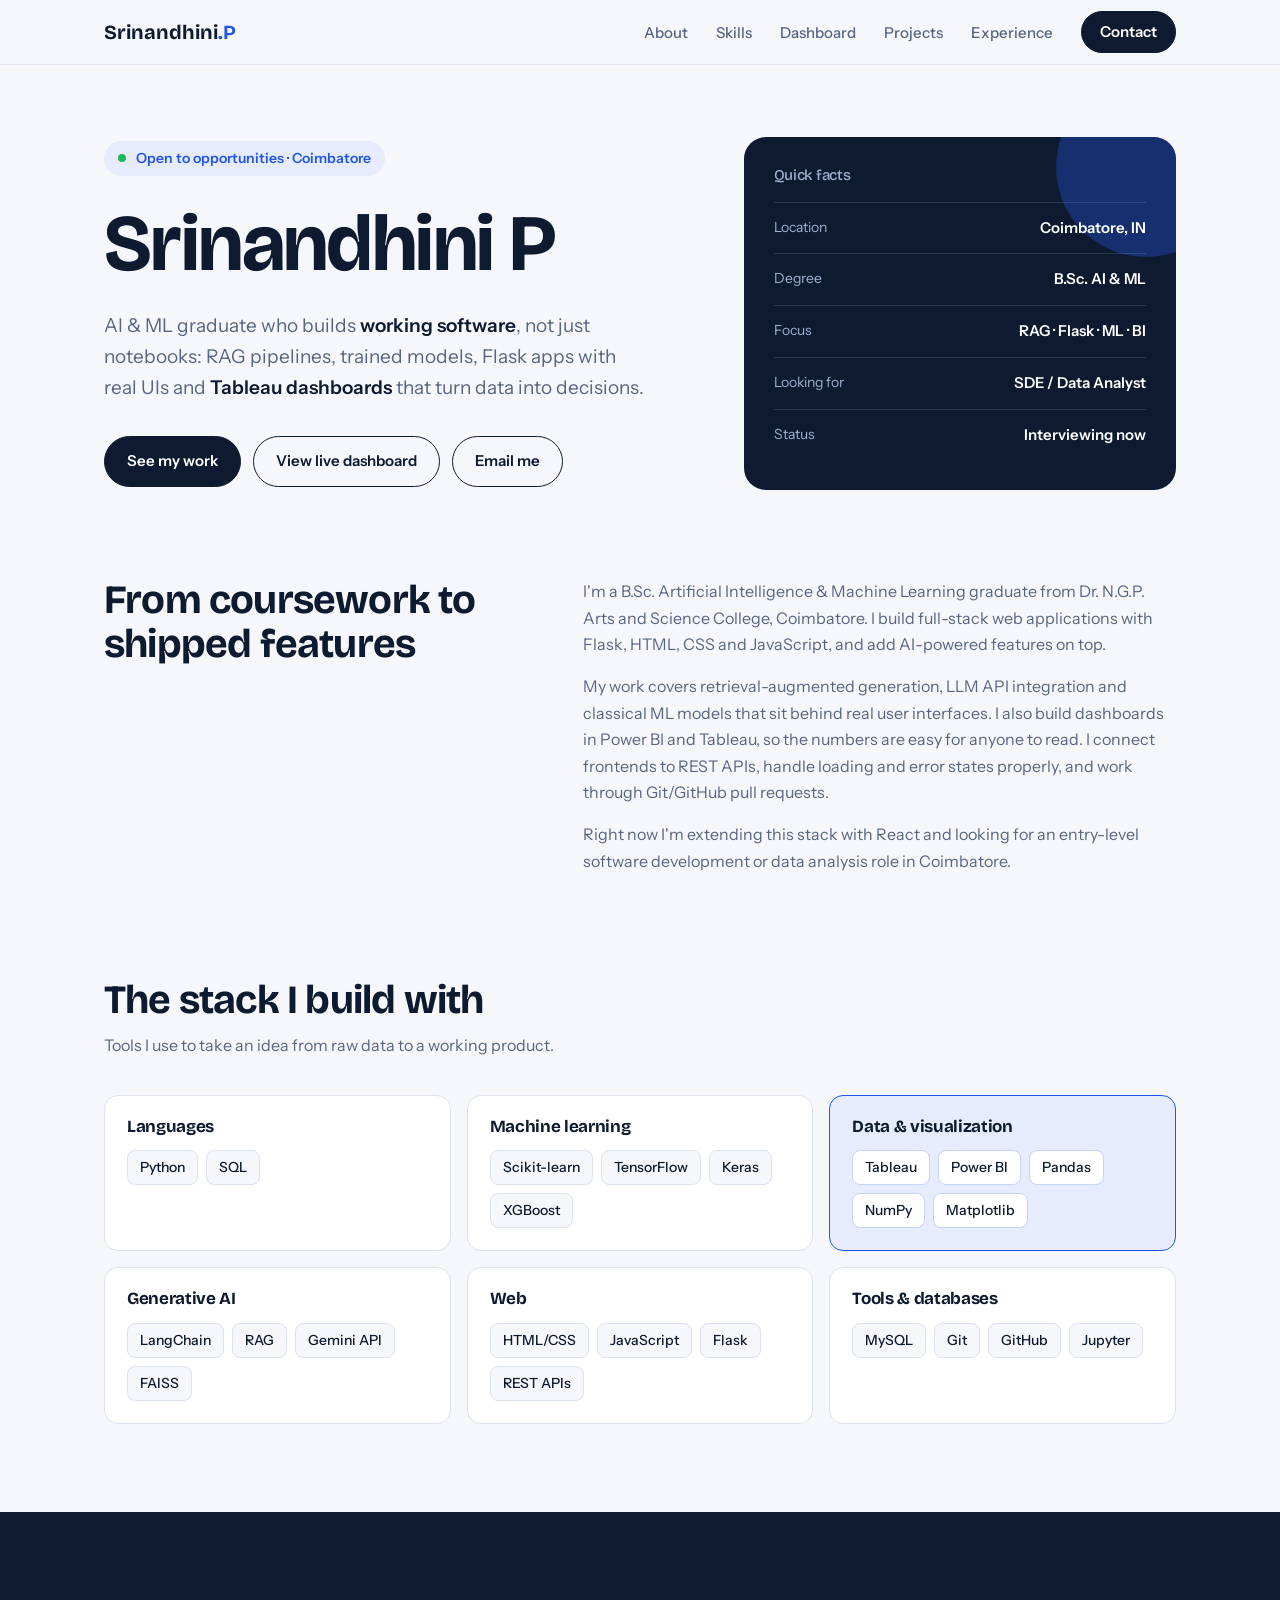
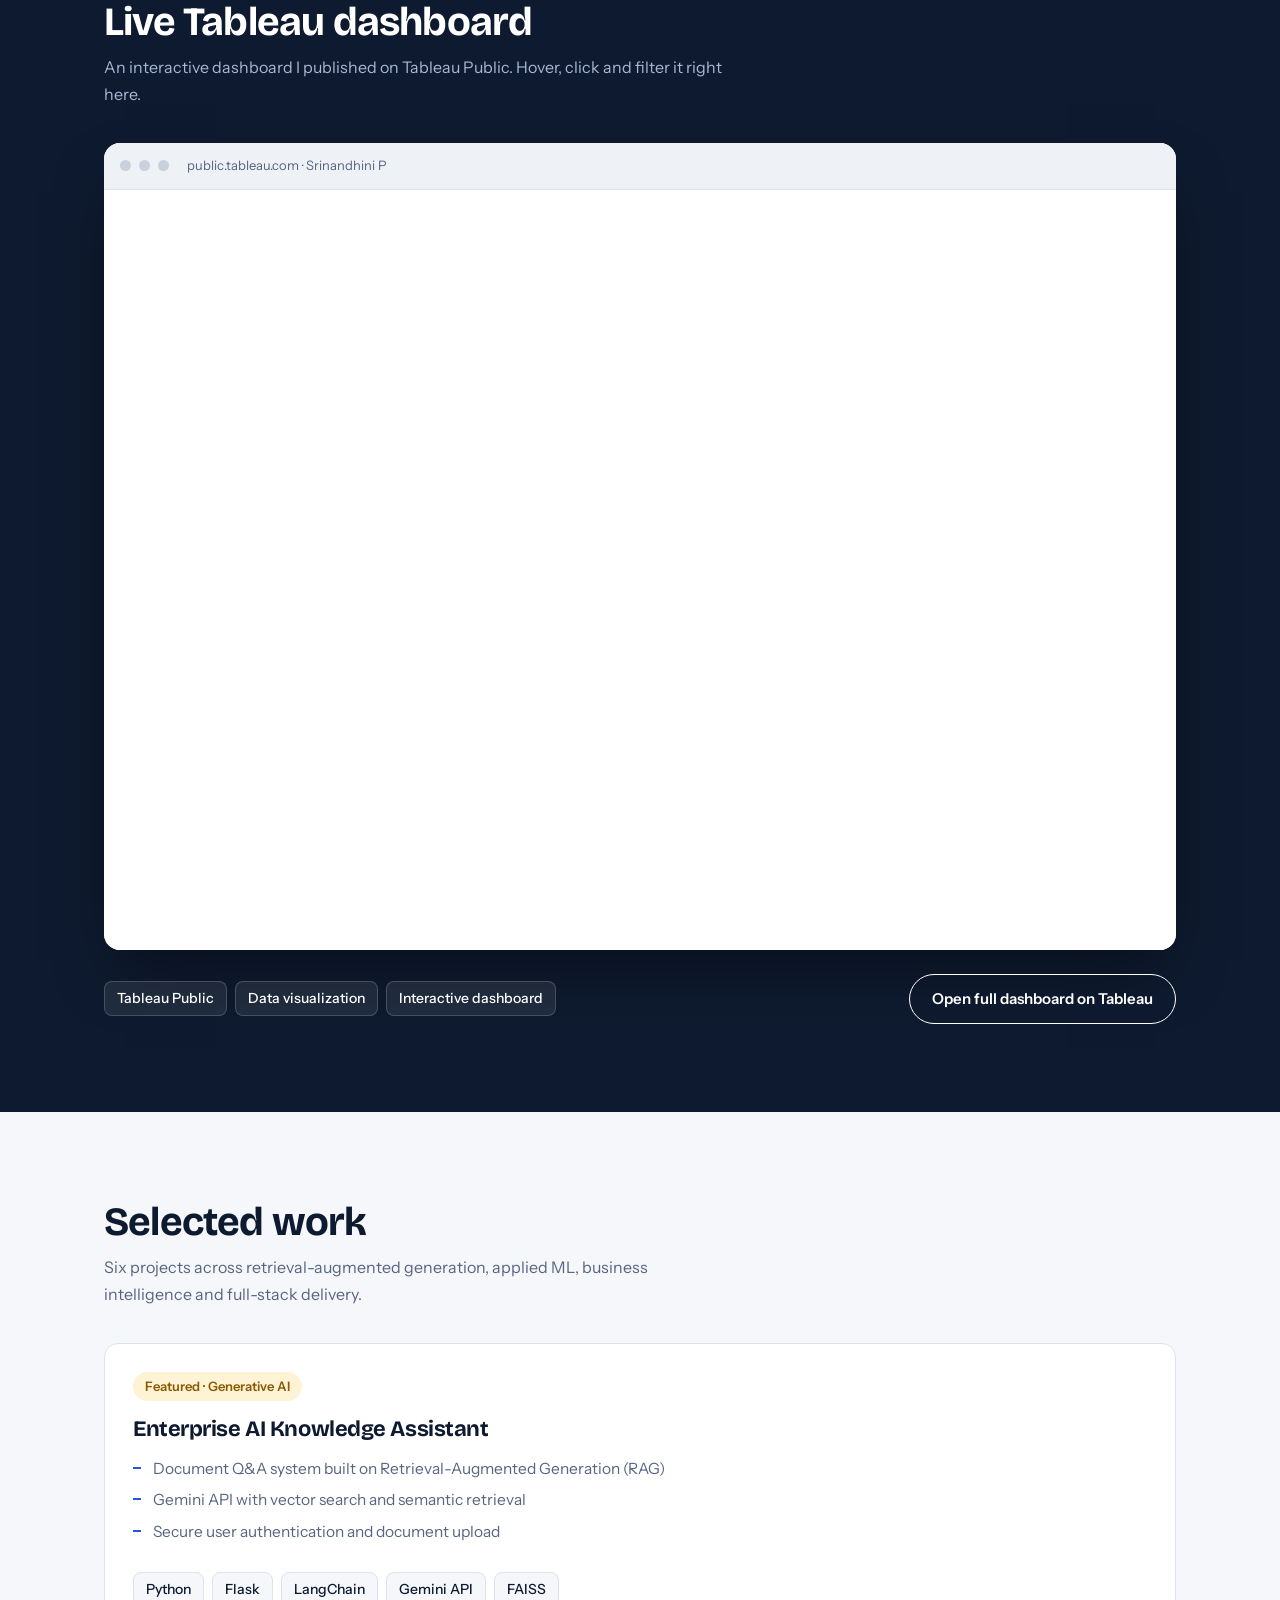
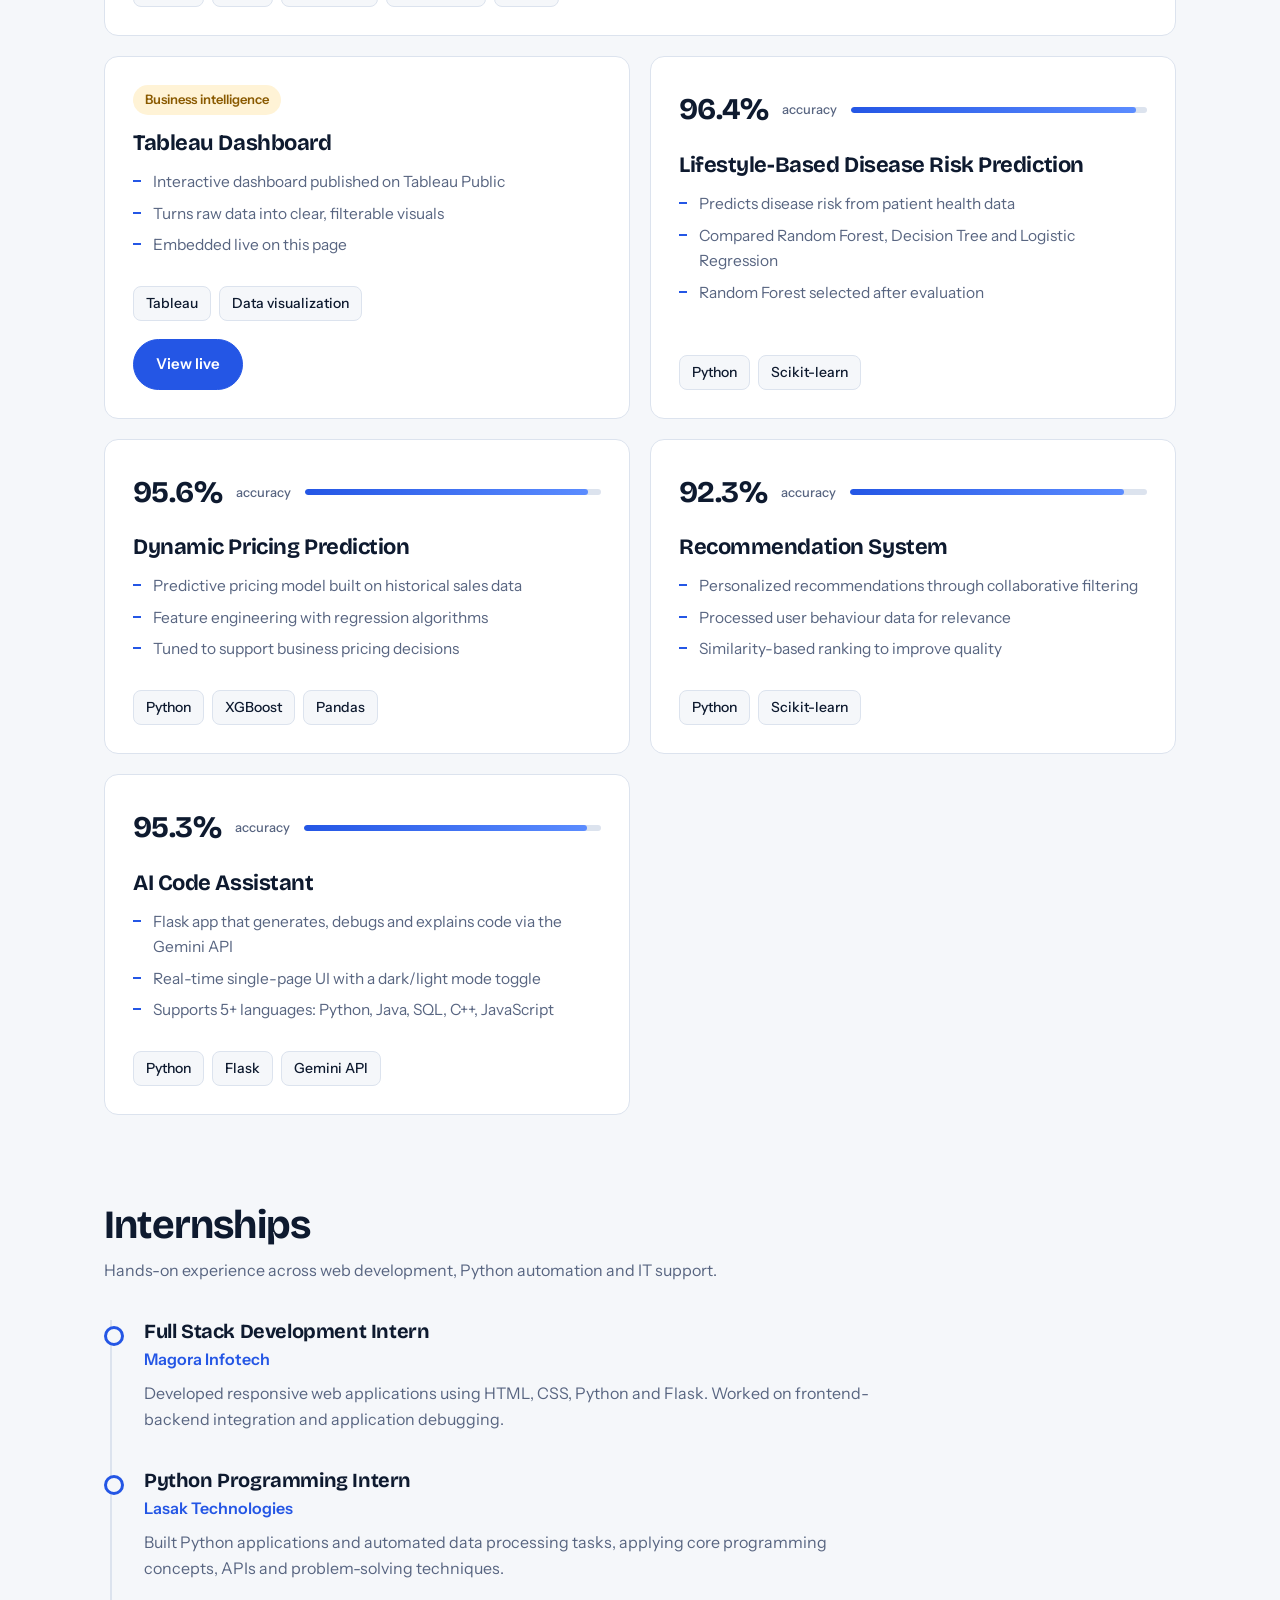
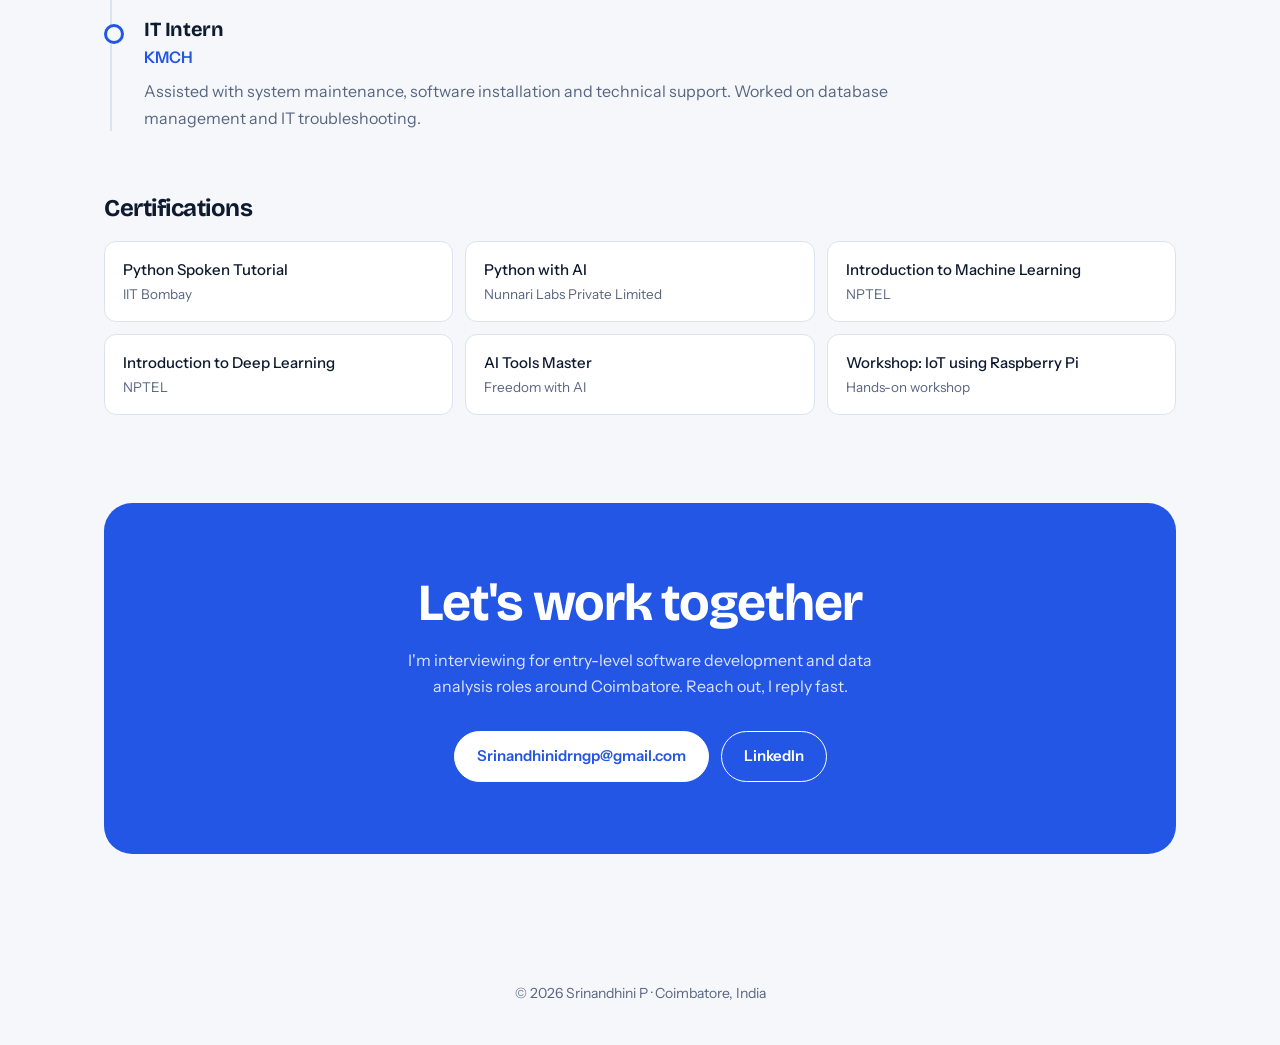
<file: index.html>
<!DOCTYPE html>
<html lang="en">
<head>
<meta charset="utf-8">
<meta name="viewport" content="width=device-width, initial-scale=1">
<title>Srinandhini P — AI & ML Engineer</title>
<meta name="description" content="Portfolio of Srinandhini P — AI & ML graduate building RAG pipelines, ML models, Flask apps and Tableau dashboards.">
<link rel="icon" href="data:image/svg+xml,<svg xmlns='http://www.w3.org/2000/svg' viewBox='0 0 100 100'><rect width='100' height='100' rx='24' fill='%230E1A2F'/><text x='50' y='68' font-size='52' font-family='Arial' font-weight='700' text-anchor='middle' fill='white'>SP</text></svg>">
<link rel="preconnect" href="https://fonts.googleapis.com">
<link rel="preconnect" href="https://fonts.gstatic.com" crossorigin>
<link href="https://fonts.googleapis.com/css2?family=Bricolage+Grotesque:opsz,wght@12..96,500;12..96,700&family=Instrument+Sans:wght@400;500;600&display=swap" rel="stylesheet">
<style>
:root{--bg:#F5F7FA;--card:#fff;--ink:#0E1A2F;--muted:#586581;--line:#DCE3EE;--accent:#2456E5;--accent-soft:#E6ECFD;--gold:#F2A516;--navy:#0E1A2F;--r:14px}
*{box-sizing:border-box;margin:0;padding:0}
html{scroll-behavior:smooth;scroll-padding-top:76px}
body{font-family:'Instrument Sans',system-ui,sans-serif;background:var(--bg);color:var(--ink);line-height:1.65;font-size:16px;-webkit-font-smoothing:antialiased}
h1,h2,h3{font-family:'Bricolage Grotesque','Instrument Sans',sans-serif;line-height:1.1;letter-spacing:-.02em}
a{color:inherit}
:focus-visible{outline:3px solid var(--accent);outline-offset:3px;border-radius:6px}
.wrap{max-width:1120px;margin:0 auto;padding:0 24px}
section{padding:88px 0}
.sec-head{margin-bottom:36px;max-width:620px}
.sec-head h2{font-size:clamp(28px,4vw,40px);margin-bottom:10px}
.sec-head p{color:var(--muted)}

/* nav */
header{position:sticky;top:0;z-index:20;background:rgba(245,247,250,.88);backdrop-filter:blur(12px);border-bottom:1px solid var(--line)}
nav{display:flex;align-items:center;justify-content:space-between;height:64px}
.logo{font-family:'Bricolage Grotesque',sans-serif;font-weight:700;font-size:20px;text-decoration:none}
.logo b{color:var(--accent)}
nav ul{display:flex;gap:28px;list-style:none;align-items:center}
nav ul a{text-decoration:none;font-size:15px;color:var(--muted);font-weight:500}
nav ul a:hover{color:var(--ink)}
.btn{display:inline-block;padding:12px 22px;border-radius:999px;font-weight:600;font-size:15px;text-decoration:none;border:1.5px solid var(--ink);transition:transform .15s,background .15s}
.btn:hover{transform:translateY(-2px)}
.btn.solid{background:var(--ink);color:#fff}
.btn.solid:hover{background:var(--accent);border-color:var(--accent)}
.btn.blue{background:var(--accent);border-color:var(--accent);color:#fff}
nav .btn{padding:8px 18px;color:#fff !important}

/* hero */
.hero{padding:72px 0 88px}
.hero-grid{display:grid;grid-template-columns:1.35fr 1fr;gap:56px;align-items:center}
.status{display:inline-flex;align-items:center;gap:10px;background:var(--accent-soft);color:var(--accent);padding:6px 14px;border-radius:999px;font-size:14px;font-weight:600;margin-bottom:24px}
.status i{width:8px;height:8px;border-radius:50%;background:#1DB954;box-shadow:0 0 0 0 rgba(29,185,84,.6);animation:pulse 2s infinite}
@keyframes pulse{70%{box-shadow:0 0 0 8px rgba(29,185,84,0)}100%{box-shadow:0 0 0 0 rgba(29,185,84,0)}}
.hero h1{font-size:clamp(44px,7vw,80px);margin-bottom:22px}
.hero .lead{font-size:19px;color:var(--muted);max-width:540px;margin-bottom:32px}
.hero .lead b{color:var(--ink);font-weight:600}
.cta{display:flex;flex-wrap:wrap;gap:12px}
.hero-card{background:var(--navy);color:#fff;border-radius:22px;padding:30px;position:relative;overflow:hidden}
.hero-card::after{content:"";position:absolute;right:-60px;top:-60px;width:180px;height:180px;border-radius:50%;background:var(--accent);opacity:.35}
.hero-card h3{font-size:15px;font-weight:500;color:#9FB0D0;margin-bottom:18px;position:relative;z-index:1}
.fact{display:flex;justify-content:space-between;gap:16px;padding:13px 0;border-top:1px solid rgba(255,255,255,.12);position:relative;z-index:1}
.fact span{color:#9FB0D0;font-size:14px}
.fact b{font-weight:600;text-align:right;font-size:15px}

/* about */
.about{display:grid;grid-template-columns:1fr 1.4fr;gap:56px}
.about h2{font-size:clamp(28px,4vw,40px)}
.about p{color:var(--muted);margin-bottom:16px;max-width:64ch}

/* skills */
.skills{display:grid;grid-template-columns:repeat(auto-fit,minmax(320px,1fr));gap:16px}
.skill{background:var(--card);border:1px solid var(--line);border-radius:var(--r);padding:22px}
.skill h3{font-size:17px;margin-bottom:14px}
.chips{display:flex;flex-wrap:wrap;gap:8px}
.chips span{background:var(--bg);border:1px solid var(--line);padding:5px 12px;border-radius:8px;font-size:14px;font-weight:500}
.skill.new{border-color:var(--accent);background:var(--accent-soft)}
.skill.new .chips span{background:#fff;border-color:#C5D3F8}

/* tableau */
.viz{background:var(--navy);color:#fff}
.viz .sec-head p{color:#A9B7D3}
.frame{background:#fff;border-radius:16px;overflow:hidden;box-shadow:0 30px 60px -20px rgba(0,0,0,.5)}
.bar{display:flex;align-items:center;gap:8px;padding:12px 16px;background:#EEF1F6;border-bottom:1px solid var(--line)}
.bar i{width:11px;height:11px;border-radius:50%;background:#C9D1DF}
.bar span{margin-left:10px;font-size:13px;color:var(--muted)}
.frame iframe{display:block;width:100%;height:760px;border:0;background:#fff}
.viz-foot{display:flex;flex-wrap:wrap;justify-content:space-between;align-items:center;gap:16px;margin-top:24px}
.viz-foot .chips span{background:rgba(255,255,255,.08);border-color:rgba(255,255,255,.18);color:#fff}
.viz .btn{border-color:#fff;color:#fff}
.viz .btn:hover{background:#fff;color:var(--navy)}

/* projects */
.projects{display:grid;grid-template-columns:repeat(2,1fr);gap:20px}
.card{background:var(--card);border:1px solid var(--line);border-radius:var(--r);padding:28px;display:flex;flex-direction:column;transition:border-color .2s,box-shadow .2s}
.card:hover{border-color:var(--accent);box-shadow:0 14px 34px -18px rgba(36,86,229,.45)}
.card.wide{grid-column:1/-1}
.card h3{font-size:22px;margin-bottom:14px}
.card ul{list-style:none;color:var(--muted);margin-bottom:22px;font-size:15.5px}
.card li{padding-left:20px;position:relative;margin-bottom:6px}
.card li::before{content:"";position:absolute;left:0;top:11px;width:8px;height:2px;background:var(--accent)}
.card .chips{margin-top:auto}
.metric{display:flex;align-items:center;gap:14px;margin-bottom:18px}
.metric b{font-family:'Bricolage Grotesque',sans-serif;font-size:30px;letter-spacing:-.02em}
.metric small{color:var(--muted);font-size:13px;font-weight:500}
.metric i{flex:1;height:6px;background:var(--line);border-radius:6px;position:relative;overflow:hidden}
.metric i::after{content:"";position:absolute;inset:0;width:var(--w);background:linear-gradient(90deg,var(--accent),#5B8CFF);border-radius:6px}
.badge{display:inline-block;background:#FFF3D6;color:#8A5A00;font-size:13px;font-weight:600;padding:4px 12px;border-radius:999px;margin-bottom:16px;align-self:flex-start}

/* experience */
.timeline{border-left:2px solid var(--line);margin-left:6px}
.job{position:relative;padding:0 0 36px 32px}
.job:last-child{padding-bottom:0}
.job::before{content:"";position:absolute;left:-8px;top:6px;width:14px;height:14px;border-radius:50%;background:var(--bg);border:3px solid var(--accent)}
.job h3{font-size:20px}
.job .org{color:var(--accent);font-weight:600;margin:4px 0 8px}
.job p{color:var(--muted);max-width:68ch}
.certs{display:grid;grid-template-columns:repeat(auto-fit,minmax(300px,1fr));gap:12px;margin-top:20px}
.cert{background:var(--card);border:1px solid var(--line);border-radius:12px;padding:16px 18px;font-weight:500;font-size:15px}
.cert small{display:block;color:var(--muted);font-weight:400;font-size:13.5px}
.sub{font-size:24px;margin:64px 0 4px}

/* contact */
.contact{background:var(--accent);color:#fff;text-align:center;border-radius:28px;padding:72px 24px}
.contact h2{font-size:clamp(30px,5vw,52px);margin-bottom:14px}
.contact p{max-width:520px;margin:0 auto 32px;color:#DCE6FF}
.contact .btn{background:#fff;color:var(--accent);border-color:#fff}
.contact .btn.ghost{background:transparent;color:#fff}
footer{text-align:center;color:var(--muted);font-size:14px;padding:40px 24px}

/* entrance */
.hero .wrap>*{animation:rise .7s both}
@keyframes rise{from{opacity:0;transform:translateY(16px)}}
@media (prefers-reduced-motion:reduce){*{animation:none !important;transition:none !important;scroll-behavior:auto !important}}

@media(max-width:860px){
 .hero-grid,.about,.projects{grid-template-columns:1fr}
 .card.wide{grid-column:auto}
 nav ul li:not(:last-child){display:none}
 section{padding:64px 0}
 .frame iframe{height:560px}
}
</style>
</head>
<body>
<header><div class="wrap"><nav>
 <a class="logo" href="#top">Srinandhini<b>.P</b></a>
 <ul>
  <li><a href="#about">About</a></li>
  <li><a href="#skills">Skills</a></li>
  <li><a href="#dashboard">Dashboard</a></li>
  <li><a href="#projects">Projects</a></li>
  <li><a href="#experience">Experience</a></li>
  <li><a class="btn solid" href="#contact">Contact</a></li>
 </ul>
</nav></div></header>

<main id="top">
<section class="hero"><div class="wrap"><div class="hero-grid">
 <div>
  <div class="status"><i></i>Open to opportunities · Coimbatore</div>
  <h1>Srinandhini P</h1>
  <p class="lead">AI &amp; ML graduate who builds <b>working software</b>, not just notebooks: RAG pipelines, trained models, Flask apps with real UIs and <b>Tableau dashboards</b> that turn data into decisions.</p>
  <div class="cta">
   <a class="btn solid" href="#projects">See my work</a>
   <a class="btn" href="#dashboard">View live dashboard</a>
   <a class="btn" href="mailto:Srinandhinidrngp@gmail.com">Email me</a>
  </div>
 </div>
 <aside class="hero-card" aria-label="Quick facts">
  <h3>Quick facts</h3>
  <div class="fact"><span>Location</span><b>Coimbatore, IN</b></div>
  <div class="fact"><span>Degree</span><b>B.Sc. AI &amp; ML</b></div>
  <div class="fact"><span>Focus</span><b>RAG · Flask · ML · BI</b></div>
  <div class="fact"><span>Looking for</span><b>SDE / Data Analyst</b></div>
  <div class="fact"><span>Status</span><b>Interviewing now</b></div>
 </aside>
</div></div></section>

<section id="about" style="padding-top:0"><div class="wrap about">
 <h2>From coursework to shipped features</h2>
 <div>
  <p>I'm a B.Sc. Artificial Intelligence &amp; Machine Learning graduate from Dr. N.G.P. Arts and Science College, Coimbatore. I build full-stack web applications with Flask, HTML, CSS and JavaScript, and add AI-powered features on top.</p>
  <p>My work covers retrieval-augmented generation, LLM API integration and classical ML models that sit behind real user interfaces. I also build dashboards in Power BI and Tableau, so the numbers are easy for anyone to read. I connect frontends to REST APIs, handle loading and error states properly, and work through Git/GitHub pull requests.</p>
  <p>Right now I'm extending this stack with React and looking for an entry-level software development or data analysis role in Coimbatore.</p>
 </div>
</div></section>

<section id="skills" style="padding-top:0"><div class="wrap">
 <div class="sec-head"><h2>The stack I build with</h2><p>Tools I use to take an idea from raw data to a working product.</p></div>
 <div class="skills">
  <div class="skill"><h3>Languages</h3><div class="chips"><span>Python</span><span>SQL</span></div></div>
  <div class="skill"><h3>Machine learning</h3><div class="chips"><span>Scikit-learn</span><span>TensorFlow</span><span>Keras</span><span>XGBoost</span></div></div>
  <div class="skill new"><h3>Data &amp; visualization</h3><div class="chips"><span>Tableau</span><span>Power BI</span><span>Pandas</span><span>NumPy</span><span>Matplotlib</span></div></div>
  <div class="skill"><h3>Generative AI</h3><div class="chips"><span>LangChain</span><span>RAG</span><span>Gemini API</span><span>FAISS</span></div></div>
  <div class="skill"><h3>Web</h3><div class="chips"><span>HTML/CSS</span><span>JavaScript</span><span>Flask</span><span>REST APIs</span></div></div>
  <div class="skill"><h3>Tools &amp; databases</h3><div class="chips"><span>MySQL</span><span>Git</span><span>GitHub</span><span>Jupyter</span></div></div>
 </div>
</div></section>

<section id="dashboard" class="viz"><div class="wrap">
 <div class="sec-head"><h2>Live Tableau dashboard</h2><p>An interactive dashboard I published on Tableau Public. Hover, click and filter it right here.</p></div>
 <div class="frame">
  <div class="bar"><i></i><i></i><i></i><span>public.tableau.com · Srinandhini P</span></div>
  <iframe title="Tableau dashboard by Srinandhini P" loading="lazy" src="https://public.tableau.com/views/Book1_17898276446140/Dashboard1?:language=en-US&:showVizHome=no&:embed=true&:display_count=n&:toolbar=yes"></iframe>
 </div>
 <div class="viz-foot">
  <div class="chips"><span>Tableau Public</span><span>Data visualization</span><span>Interactive dashboard</span></div>
  <a class="btn" href="https://public.tableau.com/app/profile/srinandhini.p/viz/Book1_17898276446140/Dashboard1" target="_blank" rel="noopener">Open full dashboard on Tableau</a>
 </div>
</div></section>

<section id="projects"><div class="wrap">
 <div class="sec-head"><h2>Selected work</h2><p>Six projects across retrieval-augmented generation, applied ML, business intelligence and full-stack delivery.</p></div>
 <div class="projects">
  <article class="card wide">
   <span class="badge">Featured · Generative AI</span>
   <h3>Enterprise AI Knowledge Assistant</h3>
   <ul><li>Document Q&amp;A system built on Retrieval-Augmented Generation (RAG)</li><li>Gemini API with vector search and semantic retrieval</li><li>Secure user authentication and document upload</li></ul>
   <div class="chips"><span>Python</span><span>Flask</span><span>LangChain</span><span>Gemini API</span><span>FAISS</span></div>
  </article>
  <article class="card">
   <span class="badge">Business intelligence</span>
   <h3>Tableau Dashboard</h3>
   <ul><li>Interactive dashboard published on Tableau Public</li><li>Turns raw data into clear, filterable visuals</li><li>Embedded live on this page</li></ul>
   <div class="chips" style="margin-bottom:18px"><span>Tableau</span><span>Data visualization</span></div>
   <a class="btn blue" href="#dashboard" style="align-self:flex-start">View live</a>
  </article>
  <article class="card">
   <div class="metric"><b>96.4%</b><small>accuracy</small><i style="--w:96.4%"></i></div>
   <h3>Lifestyle-Based Disease Risk Prediction</h3>
   <ul><li>Predicts disease risk from patient health data</li><li>Compared Random Forest, Decision Tree and Logistic Regression</li><li>Random Forest selected after evaluation</li></ul>
   <div class="chips"><span>Python</span><span>Scikit-learn</span></div>
  </article>
  <article class="card">
   <div class="metric"><b>95.6%</b><small>accuracy</small><i style="--w:95.6%"></i></div>
   <h3>Dynamic Pricing Prediction</h3>
   <ul><li>Predictive pricing model built on historical sales data</li><li>Feature engineering with regression algorithms</li><li>Tuned to support business pricing decisions</li></ul>
   <div class="chips"><span>Python</span><span>XGBoost</span><span>Pandas</span></div>
  </article>
  <article class="card">
   <div class="metric"><b>92.3%</b><small>accuracy</small><i style="--w:92.3%"></i></div>
   <h3>Recommendation System</h3>
   <ul><li>Personalized recommendations through collaborative filtering</li><li>Processed user behaviour data for relevance</li><li>Similarity-based ranking to improve quality</li></ul>
   <div class="chips"><span>Python</span><span>Scikit-learn</span></div>
  </article>
  <article class="card">
   <div class="metric"><b>95.3%</b><small>accuracy</small><i style="--w:95.3%"></i></div>
   <h3>AI Code Assistant</h3>
   <ul><li>Flask app that generates, debugs and explains code via the Gemini API</li><li>Real-time single-page UI with a dark/light mode toggle</li><li>Supports 5+ languages: Python, Java, SQL, C++, JavaScript</li></ul>
   <div class="chips"><span>Python</span><span>Flask</span><span>Gemini API</span></div>
  </article>
 </div>
</div></section>

<section id="experience" style="padding-top:0"><div class="wrap">
 <div class="sec-head"><h2>Internships</h2><p>Hands-on experience across web development, Python automation and IT support.</p></div>
 <div class="timeline">
  <div class="job"><h3>Full Stack Development Intern</h3><div class="org">Magora Infotech</div><p>Developed responsive web applications using HTML, CSS, Python and Flask. Worked on frontend-backend integration and application debugging.</p></div>
  <div class="job"><h3>Python Programming Intern</h3><div class="org">Lasak Technologies</div><p>Built Python applications and automated data processing tasks, applying core programming concepts, APIs and problem-solving techniques.</p></div>
  <div class="job"><h3>IT Intern</h3><div class="org">KMCH</div><p>Assisted with system maintenance, software installation and technical support. Worked on database management and IT troubleshooting.</p></div>
 </div>
 <h2 class="sub">Certifications</h2>
 <div class="certs">
  <div class="cert">Python Spoken Tutorial<small>IIT Bombay</small></div>
  <div class="cert">Python with AI<small>Nunnari Labs Private Limited</small></div>
  <div class="cert">Introduction to Machine Learning<small>NPTEL</small></div>
  <div class="cert">Introduction to Deep Learning<small>NPTEL</small></div>
  <div class="cert">AI Tools Master<small>Freedom with AI</small></div>
  <div class="cert">Workshop: IoT using Raspberry Pi<small>Hands-on workshop</small></div>
 </div>
</div></section>

<section id="contact" style="padding-top:0"><div class="wrap"><div class="contact">
 <h2>Let's work together</h2>
 <p>I'm interviewing for entry-level software development and data analysis roles around Coimbatore. Reach out, I reply fast.</p>
 <div class="cta" style="justify-content:center">
  <a class="btn" href="mailto:Srinandhinidrngp@gmail.com">Srinandhinidrngp@gmail.com</a>
  <a class="btn ghost" href="https://linkedin.com/in/srinandhinip" target="_blank" rel="noopener">LinkedIn</a>
 </div>
</div></div></section>
</main>
<footer>© 2026 Srinandhini P · Coimbatore, India</footer>
</body>
</html>
</file>
